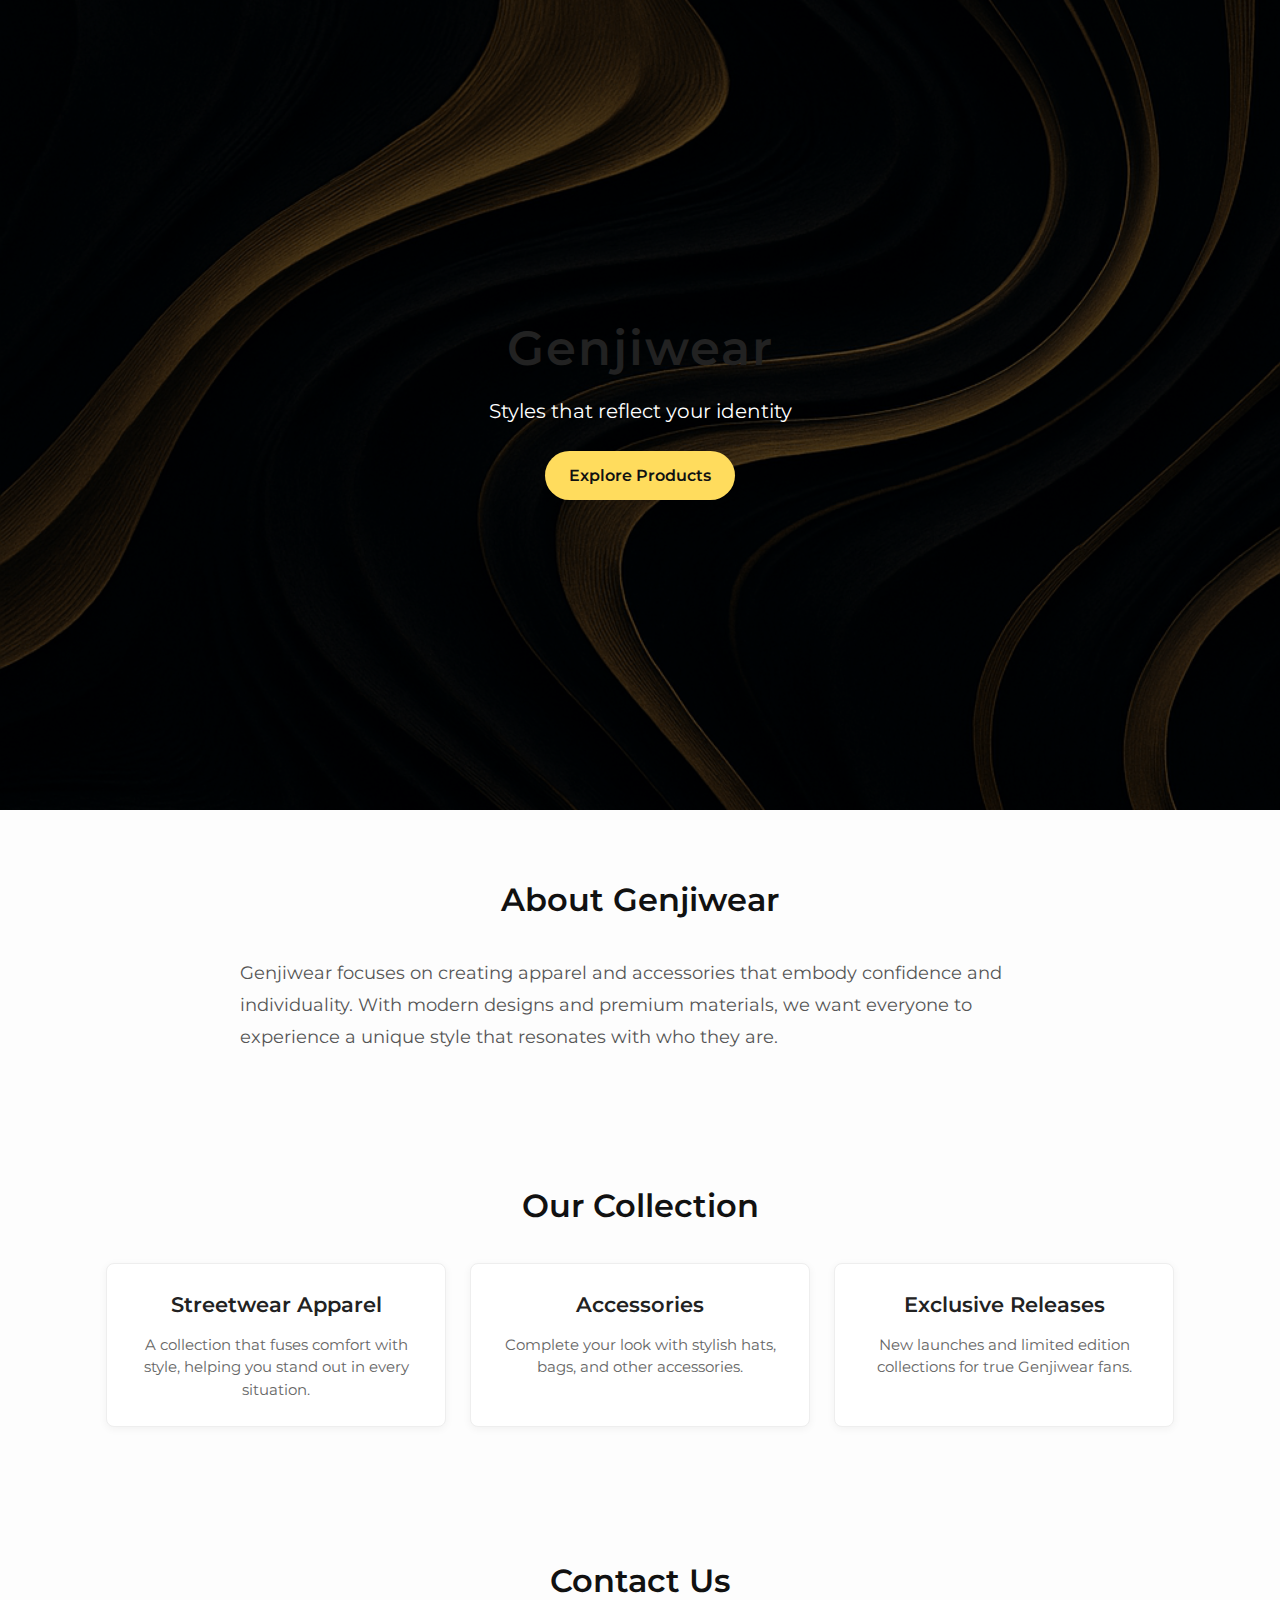
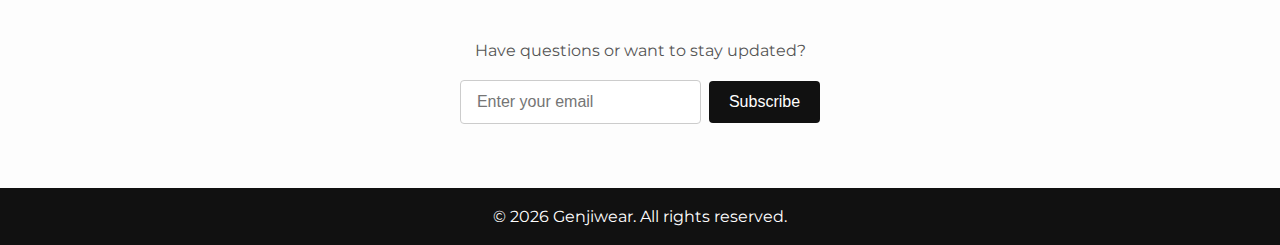
<file: genjiwear_site_v1-2/index.html>
<!DOCTYPE html>
<html lang="en">
  <head>
    <meta charset="UTF-8" />
    <meta name="viewport" content="width=device-width, initial-scale=1.0" />
    <meta http-equiv="X-UA-Compatible" content="IE=edge" />
    <title>Genjiwear • Landing Page</title>
    <!-- Google Font -->
    <link rel="preconnect" href="https://fonts.googleapis.com" />
    <link rel="preconnect" href="https://fonts.gstatic.com" crossorigin />
    <link
      href="https://fonts.googleapis.com/css2?family=Montserrat:wght@400;600&display=swap"
      rel="stylesheet"
    />
    <link rel="stylesheet" href="styles.css" />
  </head>
  <body>
    <!-- Hero Section -->
    <header class="hero">
      <div class="overlay"></div>
      <div class="hero-content">
        <h1 class="brand-name">Genjiwear</h1>
        <p class="tagline">Styles that reflect your identity</p>
        <a href="#about" class="cta-btn">Explore Products</a>
      </div>
    </header>

    <!-- About Section -->
    <section id="about" class="section about">
      <div class="container">
        <h2>About Genjiwear</h2>
        <p>
          Genjiwear focuses on creating apparel and accessories that embody confidence and individuality. 
          With modern designs and premium materials, we want everyone to experience a unique style that resonates with who they are.
        </p>
      </div>
    </section>

    <!-- Categories Section -->
    <section id="categories" class="section categories">
      <div class="container">
        <h2>Our Collection</h2>
        <div class="category-grid">
          <div class="category-item">
            <h3>Streetwear Apparel</h3>
            <p>
              A collection that fuses comfort with style, helping you stand out in every situation.
            </p>
          </div>
          <div class="category-item">
            <h3>Accessories</h3>
            <p>
              Complete your look with stylish hats, bags, and other accessories.
            </p>
          </div>
          <div class="category-item">
            <h3>Exclusive Releases</h3>
            <p>
              New launches and limited edition collections for true Genjiwear fans.
            </p>
          </div>
        </div>
      </div>
    </section>

    <!-- Contact / Newsletter Section -->
    <section id="contact" class="section contact">
      <div class="container">
        <h2>Contact Us</h2>
        <p>Have questions or want to stay updated?</p>
        <form class="newsletter-form" onsubmit="return false">
          <input
            type="email"
            placeholder="Enter your email"
            required
            aria-label="Email"
          />
          <button type="submit">Subscribe</button>
        </form>
      </div>
    </section>

    <footer class="footer">
      <div class="container">
        <p>&copy; <span id="year"></span> Genjiwear. All rights reserved.</p>
      </div>
    </footer>

    <script>
      // Set current year in footer
      document.getElementById('year').textContent = new Date().getFullYear();
    </script>
  </body>
</html>
</file>
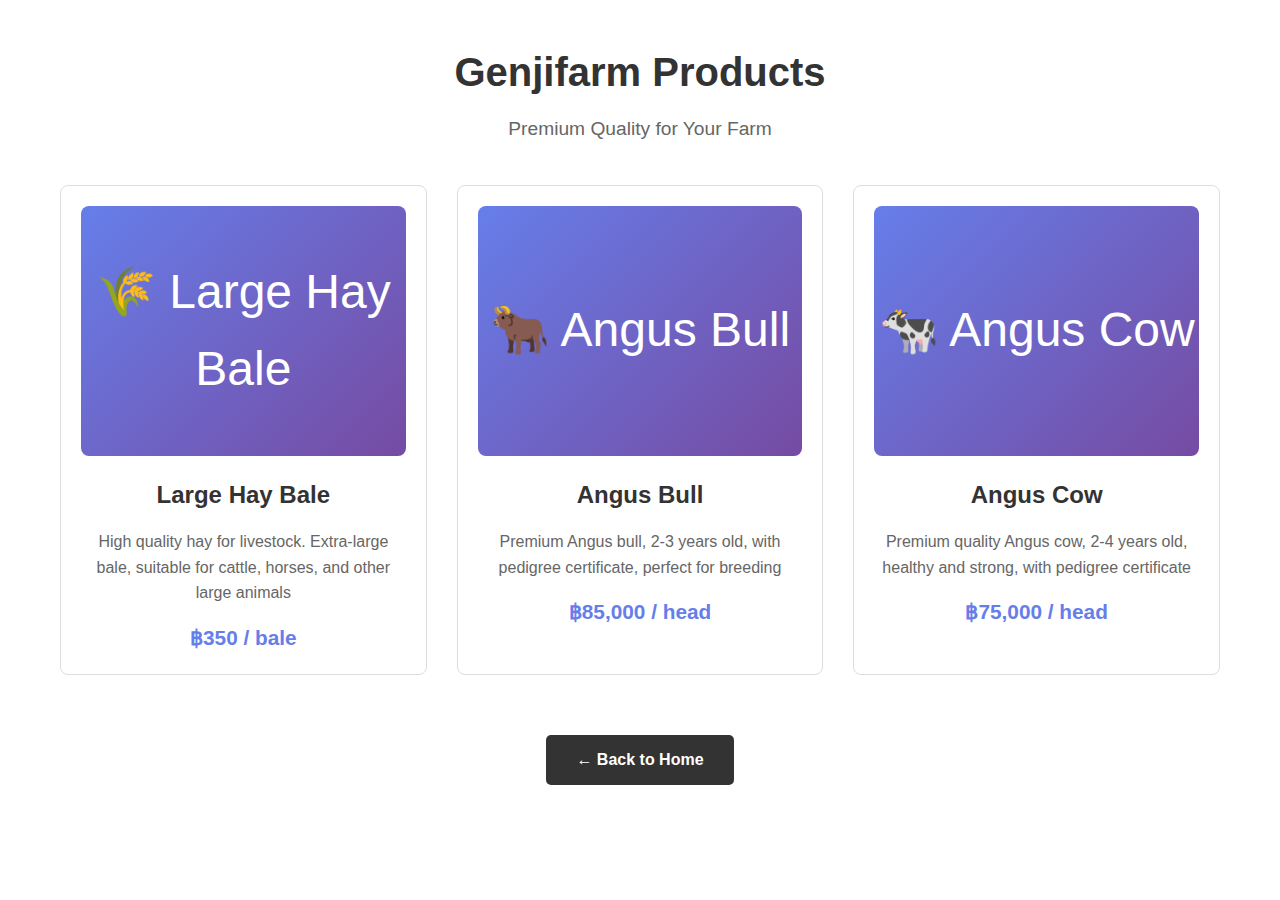
<file: farm-products.html>
<!DOCTYPE html>
<html lang="en">
<head>
    <meta charset="UTF-8">
    <meta http-equiv="X-UA-Compatible" content="IE=edge">
    <meta name="viewport" content="width=device-width, initial-scale=1.0">
    <title>Genjifarm Products - GENJIWEAR</title>
    <link rel="stylesheet" href="style.css">
    <style>
        .farm-container {
            max-width: 1200px;
            margin: 0 auto;
            padding: 40px 20px;
        }
        
        .farm-header {
            text-align: center;
            margin-bottom: 40px;
        }
        
        .farm-header h1 {
            font-size: 2.5em;
            margin-bottom: 10px;
            color: #333;
        }
        
        .farm-header p {
            font-size: 1.2em;
            color: #666;
        }
        
        .products-container {
            display: grid;
            grid-template-columns: repeat(auto-fit, minmax(300px, 1fr));
            gap: 30px;
            margin-bottom: 40px;
        }
        
        .farm-product-card {
            background: #fff;
            border: 1px solid #ddd;
            border-radius: 8px;
            padding: 20px;
            text-align: center;
            transition: transform 0.3s ease, box-shadow 0.3s ease;
        }
        
        .farm-product-card:hover {
            transform: translateY(-5px);
            box-shadow: 0 5px 20px rgba(0,0,0,0.1);
        }
        
        .product-image-placeholder {
            width: 100%;
            height: 250px;
            background: linear-gradient(135deg, #667eea 0%, #764ba2 100%);
            border-radius: 8px;
            display: flex;
            align-items: center;
            justify-content: center;
            margin-bottom: 20px;
            font-size: 3em;
            color: white;
        }
        
        .farm-product-card h3 {
            font-size: 1.5em;
            margin-bottom: 15px;
            color: #333;
        }
        
        .description {
            color: #666;
            line-height: 1.6;
            margin-bottom: 15px;
        }
        
        .price {
            font-size: 1.3em;
            color: #667eea;
            font-weight: bold;
        }
        
        .back-button {
            display: inline-block;
            background: #333;
            color: white;
            padding: 12px 30px;
            text-decoration: none;
            border-radius: 5px;
            font-weight: bold;
            transition: background 0.3s ease;
            margin: 20px auto;
        }
        
        .back-button:hover {
            background: #555;
        }
        
        .button-container {
            text-align: center;
            margin-top: 40px;
        }
    </style>
</head>
<body>
    <div class="farm-container">
        <div class="farm-header">
            <h1>Genjifarm Products</h1>
            <p>Premium Quality for Your Farm</p>
        </div>
        
        <div class="products-container">
            <!-- Product 1: Large Hay Bale -->
            <div class="farm-product-card">
                <div class="product-image-placeholder">
                    🌾 Large Hay Bale
                </div>
                <h3>Large Hay Bale</h3>
                <p class="description">High quality hay for livestock. Extra-large bale, suitable for cattle, horses, and other large animals</p>
                <div class="price">฿350 / bale</div>
            </div>
            
            <!-- Product 2: Angus Bull -->
            <div class="farm-product-card">
                <div class="product-image-placeholder">
                    🐂 Angus Bull
                </div>
                <h3>Angus Bull</h3>
                <p class="description">Premium Angus bull, 2-3 years old, with pedigree certificate, perfect for breeding</p>
                <div class="price">฿85,000 / head</div>
            </div>
            
            <!-- Product 3: Angus Cow -->
            <div class="farm-product-card">
                <div class="product-image-placeholder">
                    🐄 Angus Cow
                </div>
                <h3>Angus Cow</h3>
                <p class="description">Premium quality Angus cow, 2-4 years old, healthy and strong, with pedigree certificate</p>
                <div class="price">฿75,000 / head</div>
            </div>
        </div>
        
        <div class="button-container">
            <a href="index.html" class="back-button">← Back to Home</a>
        </div>
    </div>
</body>
</html>
</file>
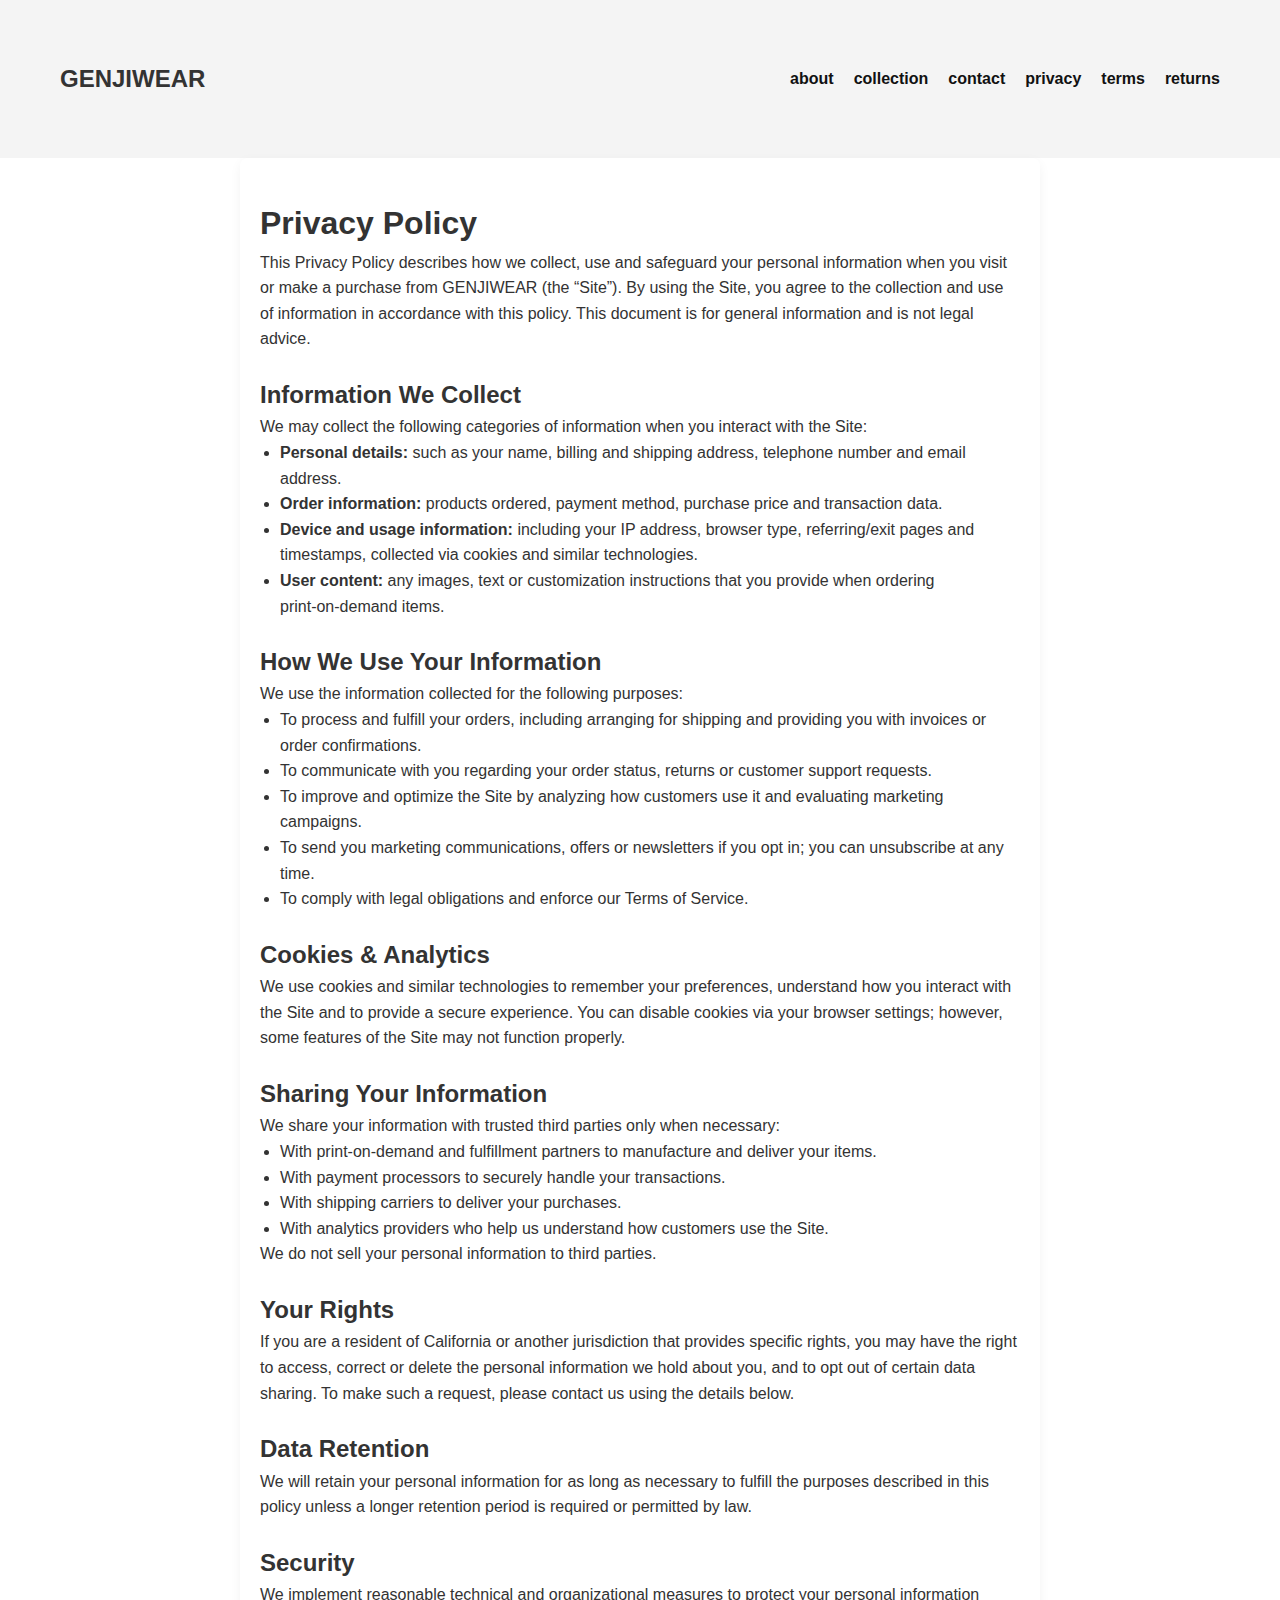
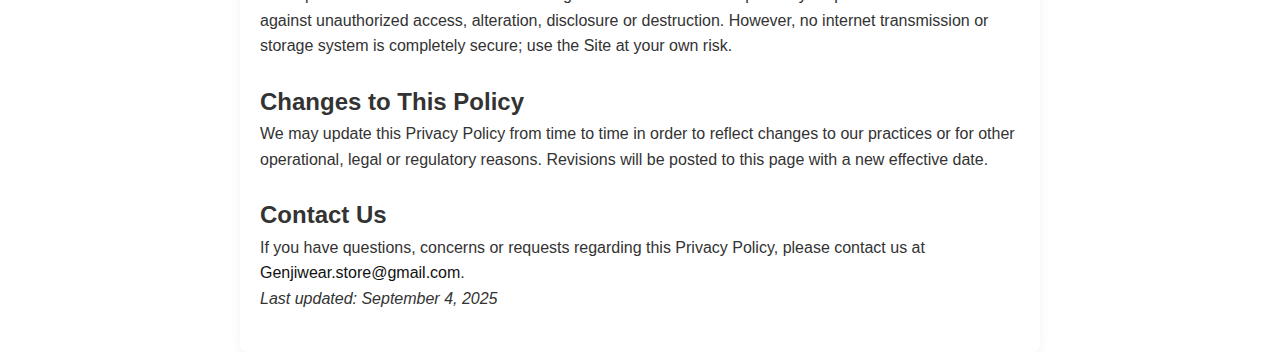
<file: privacy.html>
<!DOCTYPE html>
<html lang="en">
<head>
  <meta charset="UTF-8">
  <meta name="viewport" content="width=device-width,initial-scale=1.0">
  <title>Privacy Policy · GENJIWEAR</title>
  <link rel="stylesheet" href="style.css">
  <style>
    /* Additional page-specific styles if necessary */
    .policy-container {
      max-width: 800px;
      margin: 0 auto;
      padding: 40px 20px;
      background: #fff;
      border-radius: 8px;
      box-shadow: 0 4px 12px rgba(0,0,0,0.05);
    }
    .policy-container h2 {
      margin-top: 24px;
    }
    .policy-container ul {
      list-style: disc;
      margin-left: 20px;
    }
  </style>
</head>
<body>
  <header class="hero">
    <nav class="navbar">
      <div class="logo">GENJIWEAR</div>
      <ul class="nav-links">
        <li><a href="index.html#about">about</a></li>
        <li><a href="index.html#collection">collection</a></li>
        <li><a href="index.html#contact">contact</a></li>
        <li><a href="privacy.html">privacy</a></li>
        <li><a href="terms.html">terms</a></li>
        <li><a href="returns.html">returns</a></li>
      </ul>
    </nav>
  </header>

  <main class="policy-container">
    <h1>Privacy Policy</h1>
    <p>This Privacy Policy describes how we collect, use and safeguard your personal information when you visit or make a purchase from GENJIWEAR (the “Site”). By using the Site, you agree to the collection and use of information in accordance with this policy. This document is for general information and is not legal advice.</p>

    <h2>Information We Collect</h2>
    <p>We may collect the following categories of information when you interact with the Site:</p>
    <ul>
      <li><strong>Personal details:</strong> such as your name, billing and shipping address, telephone number and email address.</li>
      <li><strong>Order information:</strong> products ordered, payment method, purchase price and transaction data.</li>
      <li><strong>Device and usage information:</strong> including your IP address, browser type, referring/exit pages and timestamps, collected via cookies and similar technologies.</li>
      <li><strong>User content:</strong> any images, text or customization instructions that you provide when ordering print‑on‑demand items.</li>
    </ul>

    <h2>How We Use Your Information</h2>
    <p>We use the information collected for the following purposes:</p>
    <ul>
      <li>To process and fulfill your orders, including arranging for shipping and providing you with invoices or order confirmations.</li>
      <li>To communicate with you regarding your order status, returns or customer support requests.</li>
      <li>To improve and optimize the Site by analyzing how customers use it and evaluating marketing campaigns.</li>
      <li>To send you marketing communications, offers or newsletters if you opt in; you can unsubscribe at any time.</li>
      <li>To comply with legal obligations and enforce our Terms of Service.</li>
    </ul>

    <h2>Cookies & Analytics</h2>
    <p>We use cookies and similar technologies to remember your preferences, understand how you interact with the Site and to provide a secure experience. You can disable cookies via your browser settings; however, some features of the Site may not function properly.</p>

    <h2>Sharing Your Information</h2>
    <p>We share your information with trusted third parties only when necessary:</p>
    <ul>
      <li>With print‑on‑demand and fulfillment partners to manufacture and deliver your items.</li>
      <li>With payment processors to securely handle your transactions.</li>
      <li>With shipping carriers to deliver your purchases.</li>
      <li>With analytics providers who help us understand how customers use the Site.</li>
    </ul>
    <p>We do not sell your personal information to third parties.</p>

    <h2>Your Rights</h2>
    <p>If you are a resident of California or another jurisdiction that provides specific rights, you may have the right to access, correct or delete the personal information we hold about you, and to opt out of certain data sharing. To make such a request, please contact us using the details below.</p>

    <h2>Data Retention</h2>
    <p>We will retain your personal information for as long as necessary to fulfill the purposes described in this policy unless a longer retention period is required or permitted by law.</p>

    <h2>Security</h2>
    <p>We implement reasonable technical and organizational measures to protect your personal information against unauthorized access, alteration, disclosure or destruction. However, no internet transmission or storage system is completely secure; use the Site at your own risk.</p>

    <h2>Changes to This Policy</h2>
    <p>We may update this Privacy Policy from time to time in order to reflect changes to our practices or for other operational, legal or regulatory reasons. Revisions will be posted to this page with a new effective date.</p>

    <h2>Contact Us</h2>
    <p>If you have questions, concerns or requests regarding this Privacy Policy, please contact us at <a href="mailto:Genjiwear.store@gmail.com">Genjiwear.store@gmail.com</a>.</p>

    <p><em>Last updated: September 4, 2025</em></p>
  </main>
</body>
</html>
</file>
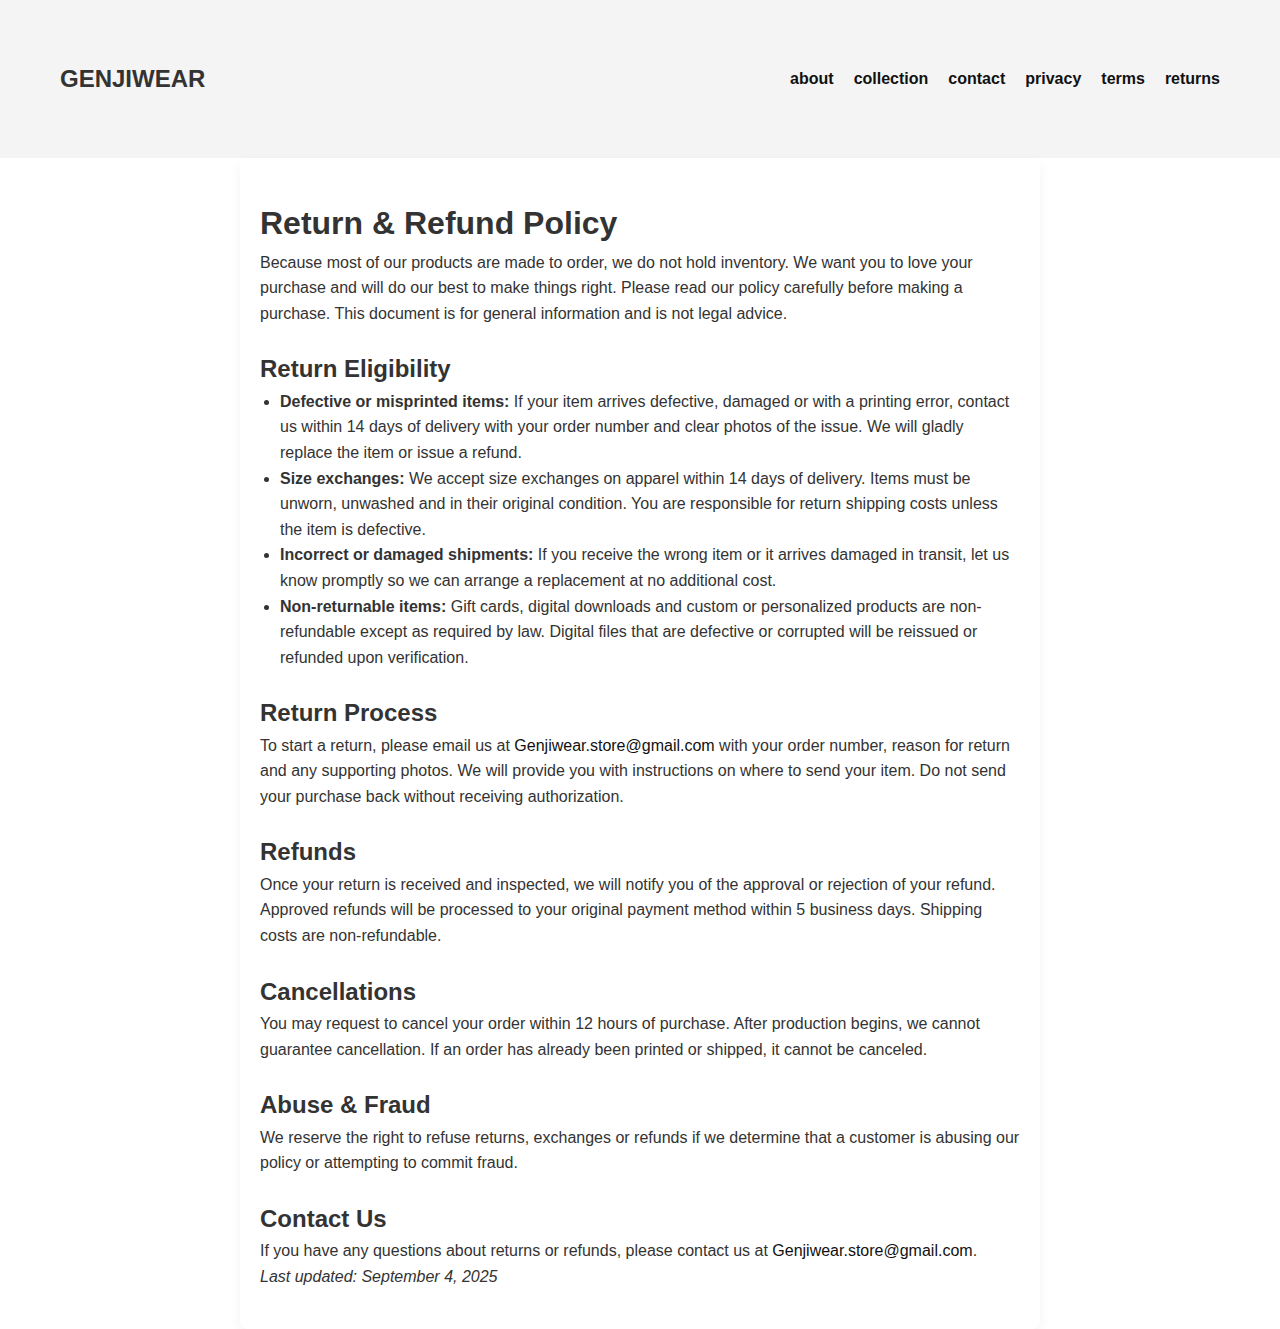
<file: returns.html>
<!DOCTYPE html>
<html lang="en">
<head>
  <meta charset="UTF-8">
  <meta name="viewport" content="width=device-width,initial-scale=1.0">
  <title>Return & Refund Policy · GENJIWEAR</title>
  <link rel="stylesheet" href="style.css">
  <style>
    .policy-container {
      max-width: 800px;
      margin: 0 auto;
      padding: 40px 20px;
      background: #fff;
      border-radius: 8px;
      box-shadow: 0 4px 12px rgba(0,0,0,0.05);
    }
    .policy-container h2 {
      margin-top: 24px;
    }
    .policy-container ul {
      list-style: disc;
      margin-left: 20px;
    }
  </style>
</head>
<body>
  <header class="hero">
    <nav class="navbar">
      <div class="logo">GENJIWEAR</div>
      <ul class="nav-links">
        <li><a href="index.html#about">about</a></li>
        <li><a href="index.html#collection">collection</a></li>
        <li><a href="index.html#contact">contact</a></li>
        <li><a href="privacy.html">privacy</a></li>
        <li><a href="terms.html">terms</a></li>
        <li><a href="returns.html">returns</a></li>
      </ul>
    </nav>
  </header>

  <main class="policy-container">
    <h1>Return & Refund Policy</h1>
    <p>Because most of our products are made to order, we do not hold inventory. We want you to love your purchase and will do our best to make things right. Please read our policy carefully before making a purchase. This document is for general information and is not legal advice.</p>

    <h2>Return Eligibility</h2>
    <ul>
      <li><strong>Defective or misprinted items:</strong> If your item arrives defective, damaged or with a printing error, contact us within 14 days of delivery with your order number and clear photos of the issue. We will gladly replace the item or issue a refund.</li>
      <li><strong>Size exchanges:</strong> We accept size exchanges on apparel within 14 days of delivery. Items must be unworn, unwashed and in their original condition. You are responsible for return shipping costs unless the item is defective.</li>
      <li><strong>Incorrect or damaged shipments:</strong> If you receive the wrong item or it arrives damaged in transit, let us know promptly so we can arrange a replacement at no additional cost.</li>
      <li><strong>Non-returnable items:</strong> Gift cards, digital downloads and custom or personalized products are non-refundable except as required by law. Digital files that are defective or corrupted will be reissued or refunded upon verification.</li>
    </ul>

    <h2>Return Process</h2>
    <p>To start a return, please email us at <a href="mailto:Genjiwear.store@gmail.com">Genjiwear.store@gmail.com</a> with your order number, reason for return and any supporting photos. We will provide you with instructions on where to send your item. Do not send your purchase back without receiving authorization.</p>

    <h2>Refunds</h2>
    <p>Once your return is received and inspected, we will notify you of the approval or rejection of your refund. Approved refunds will be processed to your original payment method within 5 business days. Shipping costs are non-refundable.</p>

    <h2>Cancellations</h2>
    <p>You may request to cancel your order within 12 hours of purchase. After production begins, we cannot guarantee cancellation. If an order has already been printed or shipped, it cannot be canceled.</p>

    <h2>Abuse & Fraud</h2>
    <p>We reserve the right to refuse returns, exchanges or refunds if we determine that a customer is abusing our policy or attempting to commit fraud.</p>

    <h2>Contact Us</h2>
    <p>If you have any questions about returns or refunds, please contact us at <a href="mailto:Genjiwear.store@gmail.com">Genjiwear.store@gmail.com</a>.</p>

    <p><em>Last updated: September 4, 2025</em></p>
  </main>
</body>
</html>
</file>
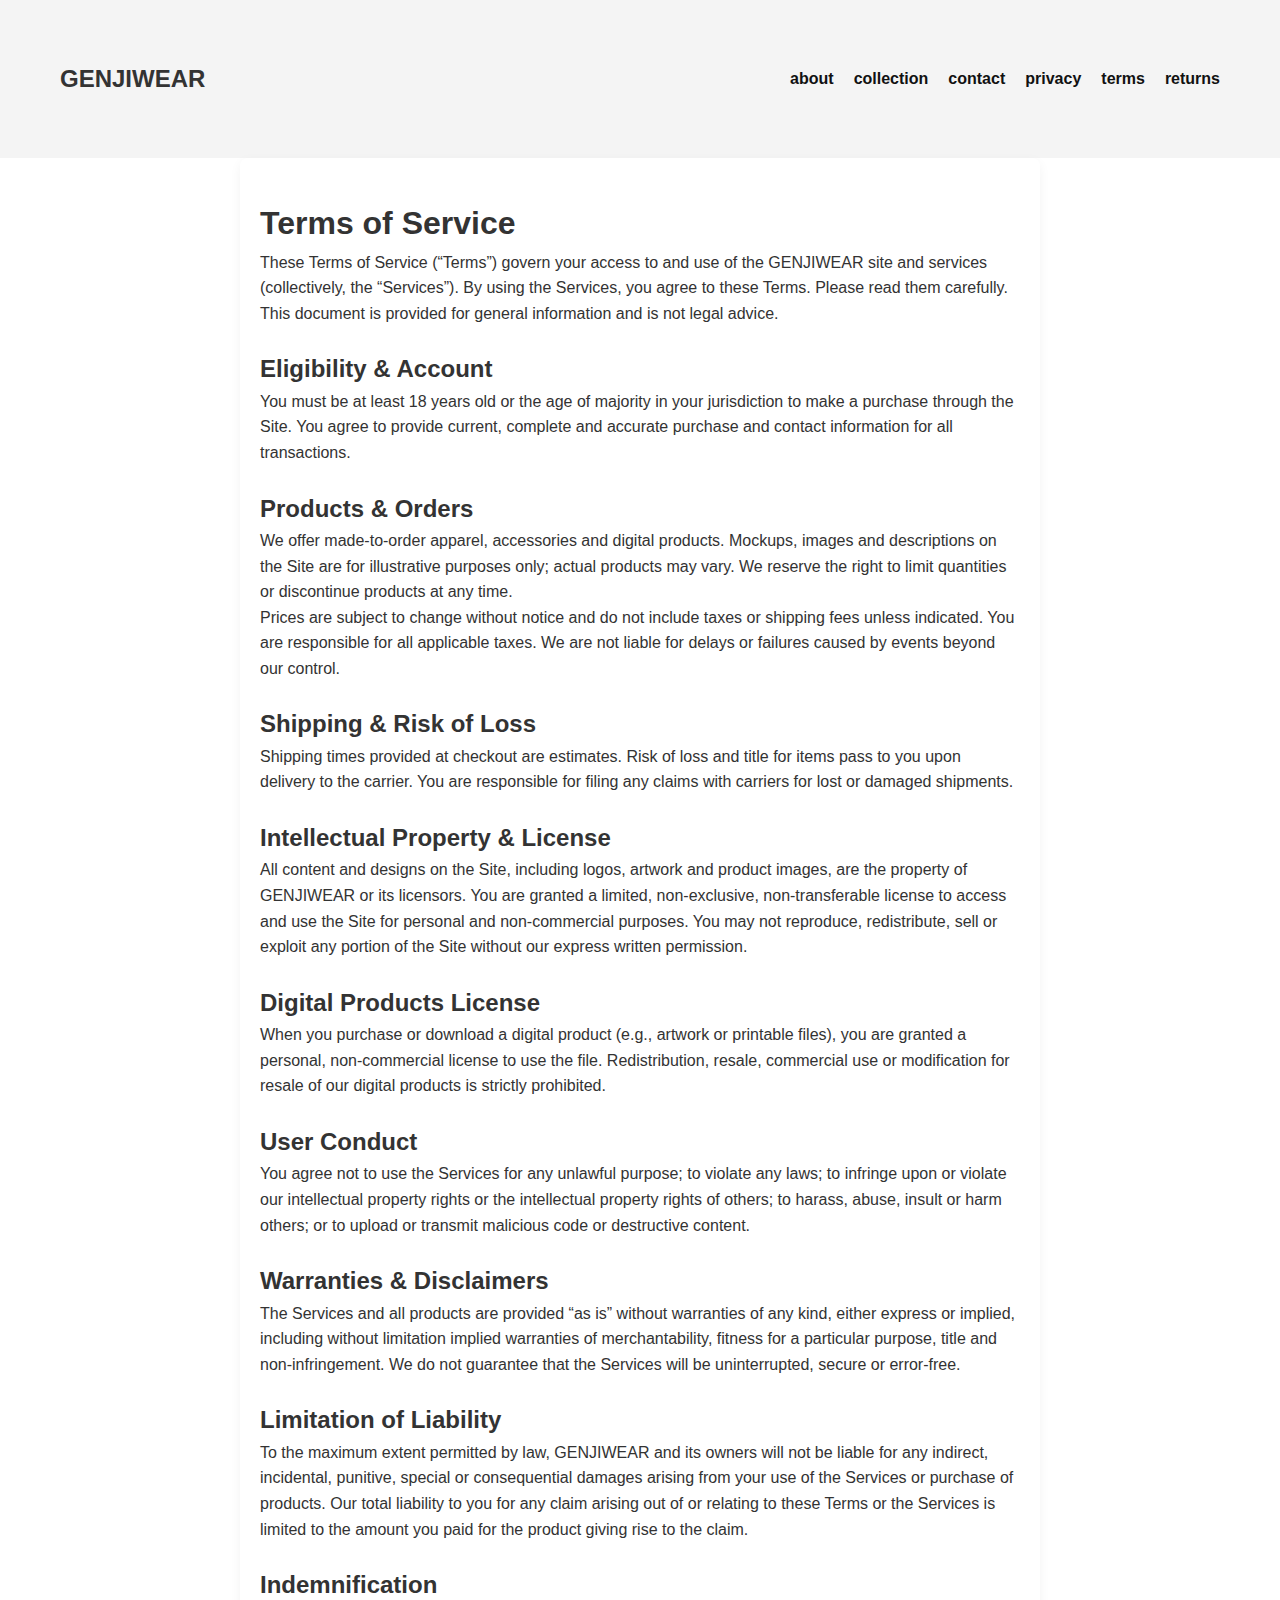
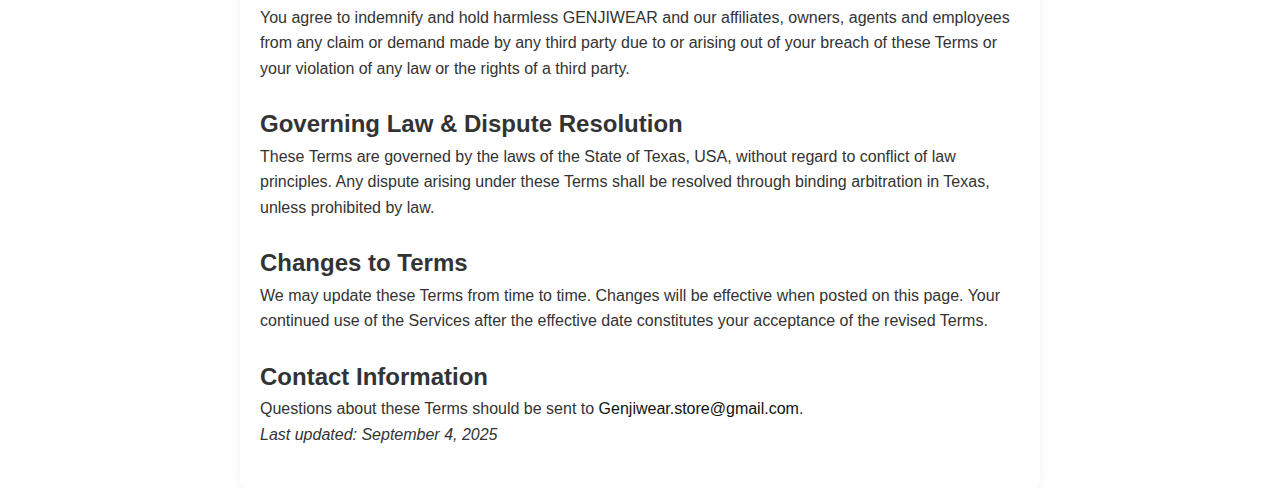
<file: terms.html>
<!DOCTYPE html>
<html lang="en">
<head>
  <meta charset="UTF-8">
  <meta name="viewport" content="width=device-width,initial-scale=1.0">
  <title>Terms of Service · GENJIWEAR</title>
  <link rel="stylesheet" href="style.css">
  <style>
    .policy-container {
      max-width: 800px;
      margin: 0 auto;
      padding: 40px 20px;
      background: #fff;
      border-radius: 8px;
      box-shadow: 0 4px 12px rgba(0,0,0,0.05);
    }
    .policy-container h2 {
      margin-top: 24px;
    }
    .policy-container ul {
      list-style: disc;
      margin-left: 20px;
    }
  </style>
</head>
<body>
  <header class="hero">
    <nav class="navbar">
      <div class="logo">GENJIWEAR</div>
      <ul class="nav-links">
        <li><a href="index.html#about">about</a></li>
        <li><a href="index.html#collection">collection</a></li>
        <li><a href="index.html#contact">contact</a></li>
        <li><a href="privacy.html">privacy</a></li>
        <li><a href="terms.html">terms</a></li>
        <li><a href="returns.html">returns</a></li>
      </ul>
    </nav>
  </header>

  <main class="policy-container">
    <h1>Terms of Service</h1>
    <p>These Terms of Service (“Terms”) govern your access to and use of the GENJIWEAR site and services (collectively, the “Services”). By using the Services, you agree to these Terms. Please read them carefully. This document is provided for general information and is not legal advice.</p>

    <h2>Eligibility & Account</h2>
    <p>You must be at least 18 years old or the age of majority in your jurisdiction to make a purchase through the Site. You agree to provide current, complete and accurate purchase and contact information for all transactions.</p>

    <h2>Products & Orders</h2>
    <p>We offer made-to-order apparel, accessories and digital products. Mockups, images and descriptions on the Site are for illustrative purposes only; actual products may vary. We reserve the right to limit quantities or discontinue products at any time.</p>
    <p>Prices are subject to change without notice and do not include taxes or shipping fees unless indicated. You are responsible for all applicable taxes. We are not liable for delays or failures caused by events beyond our control.</p>

    <h2>Shipping & Risk of Loss</h2>
    <p>Shipping times provided at checkout are estimates. Risk of loss and title for items pass to you upon delivery to the carrier. You are responsible for filing any claims with carriers for lost or damaged shipments.</p>

    <h2>Intellectual Property & License</h2>
    <p>All content and designs on the Site, including logos, artwork and product images, are the property of GENJIWEAR or its licensors. You are granted a limited, non-exclusive, non-transferable license to access and use the Site for personal and non-commercial purposes. You may not reproduce, redistribute, sell or exploit any portion of the Site without our express written permission.</p>

    <h2>Digital Products License</h2>
    <p>When you purchase or download a digital product (e.g., artwork or printable files), you are granted a personal, non-commercial license to use the file. Redistribution, resale, commercial use or modification for resale of our digital products is strictly prohibited.</p>

    <h2>User Conduct</h2>
    <p>You agree not to use the Services for any unlawful purpose; to violate any laws; to infringe upon or violate our intellectual property rights or the intellectual property rights of others; to harass, abuse, insult or harm others; or to upload or transmit malicious code or destructive content.</p>

    <h2>Warranties & Disclaimers</h2>
    <p>The Services and all products are provided “as is” without warranties of any kind, either express or implied, including without limitation implied warranties of merchantability, fitness for a particular purpose, title and non-infringement. We do not guarantee that the Services will be uninterrupted, secure or error-free.</p>

    <h2>Limitation of Liability</h2>
    <p>To the maximum extent permitted by law, GENJIWEAR and its owners will not be liable for any indirect, incidental, punitive, special or consequential damages arising from your use of the Services or purchase of products. Our total liability to you for any claim arising out of or relating to these Terms or the Services is limited to the amount you paid for the product giving rise to the claim.</p>

    <h2>Indemnification</h2>
    <p>You agree to indemnify and hold harmless GENJIWEAR and our affiliates, owners, agents and employees from any claim or demand made by any third party due to or arising out of your breach of these Terms or your violation of any law or the rights of a third party.</p>

    <h2>Governing Law & Dispute Resolution</h2>
    <p>These Terms are governed by the laws of the State of Texas, USA, without regard to conflict of law principles. Any dispute arising under these Terms shall be resolved through binding arbitration in Texas, unless prohibited by law.</p>

    <h2>Changes to Terms</h2>
    <p>We may update these Terms from time to time. Changes will be effective when posted on this page. Your continued use of the Services after the effective date constitutes your acceptance of the revised Terms.</p>

    <h2>Contact Information</h2>
    <p>Questions about these Terms should be sent to <a href="mailto:Genjiwear.store@gmail.com">Genjiwear.store@gmail.com</a>.</p>

    <p><em>Last updated: September 4, 2025</em></p>
  </main>
</body>
</html>
</file>
<file: genjiwear_site_v1-2/styles.css>
/* Global styles */
* {
  box-sizing: border-box;
  margin: 0;
  padding: 0;
}

body {
  font-family: 'Montserrat', sans-serif;
  line-height: 1.6;
  color: #333;
  background: #fdfdfd;
}

h1, h2, h3 {
  font-weight: 600;
  color: #222;
}

.container {
  max-width: 1100px;
  margin: 0 auto;
  padding: 0 1rem;
}

/* Hero Section */
.hero {
  position: relative;
  background: url('assets/hero-bg.png') no-repeat center center/cover;
  height: 90vh;
  display: flex;
  align-items: center;
  justify-content: center;
  color: #fff;
  text-align: center;
}

.hero .overlay {
  position: absolute;
  top: 0;
  left: 0;
  width: 100%;
  height: 100%;
  /* A slightly darker overlay makes the white text stand out better */
  background: rgba(0, 0, 0, 0.6);
  z-index: 1;
}

.hero-content {
  position: relative;
  z-index: 2;
}

.brand-name {
  font-size: 3rem;
  margin-bottom: 0.5rem;
  letter-spacing: 2px;
}

.tagline {
  font-size: 1.25rem;
  margin-bottom: 1.5rem;
}

.cta-btn {
  display: inline-block;
  background-color: #ffdc5d;
  color: #111;
  padding: 0.75rem 1.5rem;
  border-radius: 50px;
  text-decoration: none;
  font-weight: 600;
  transition: background 0.3s ease;
}

.cta-btn:hover {
  background-color: #f7c843;
}

/* Section Styles */
.section {
  padding: 4rem 0;
}

section h2 {
  text-align: center;
  margin-bottom: 2rem;
  font-size: 2rem;
  color: #111;
}

.about p {
  max-width: 800px;
  margin: 0 auto;
  font-size: 1.1rem;
  color: #555;
  line-height: 1.8;
}

/* Categories */
.category-grid {
  display: flex;
  flex-wrap: wrap;
  gap: 1.5rem;
  justify-content: center;
}

.category-item {
  flex: 1 1 250px;
  background: #fff;
  border: 1px solid #eee;
  border-radius: 8px;
  padding: 1.5rem;
  text-align: center;
  box-shadow: 0 2px 8px rgba(0, 0, 0, 0.05);
  transition: transform 0.3s ease, box-shadow 0.3s ease;
}

.category-item:hover {
  transform: translateY(-5px);
  box-shadow: 0 4px 12px rgba(0, 0, 0, 0.1);
}

.category-item h3 {
  margin-bottom: 0.75rem;
  font-size: 1.3rem;
}

.category-item p {
  font-size: 0.95rem;
  color: #666;
  line-height: 1.5;
}

/* Contact */
.contact p {
  text-align: center;
  margin-bottom: 1rem;
  color: #555;
}

.newsletter-form {
  display: flex;
  justify-content: center;
  align-items: center;
  gap: 0.5rem;
  flex-wrap: wrap;
}

.newsletter-form input[type="email"] {
  padding: 0.75rem 1rem;
  border-radius: 4px;
  border: 1px solid #ccc;
  font-size: 1rem;
  min-width: 220px;
}

.newsletter-form button {
  padding: 0.75rem 1.25rem;
  background-color: #111;
  color: #fff;
  border: none;
  border-radius: 4px;
  font-size: 1rem;
  cursor: pointer;
  transition: background 0.3s ease;
}

.newsletter-form button:hover {
  background-color: #333;
}

/* Footer */
.footer {
  background-color: #111;
  color: #fff;
  padding: 1rem 0;
  text-align: center;
}
</file>
<file: style.css>
/* Basic reset */
* { margin: 0; padding: 0; box-sizing: border-box; }
body { font-family: Arial, sans-serif; line-height: 1.6; color: #333; }
a { color: #111; text-decoration: none; }

/* Hero section */
.hero { background: #f4f4f4; padding: 60px 20px; text-align: center; }
.hero .navbar { display: flex; justify-content: space-between; align-items: center; max-width: 1200px; margin: 0 auto; padding: 0 20px; }
.hero .logo { font-size: 24px; font-weight: bold; }
.hero .nav-links { list-style: none; display: flex; gap: 20px; }
.hero .nav-links a { font-weight: bold; }
.hero .hero-content { margin-top: 40px; }
.hero .hero-content h1 { font-size: 36px; margin-bottom: 20px; }
.hero .hero-content p { font-size: 18px; margin-bottom: 30px; }
.hero .cta-button { display: inline-block; background: #111; color: #fff; padding: 12px 25px; border-radius: 4px; transition: background 0.3s; }
.hero .cta-button:hover { background: #444; }

/* Sections */
.section { padding: 60px 20px; max-width: 1000px; margin: 0 auto; }
.section h2 { font-size: 28px; margin-bottom: 20px; text-align: center; }
.section p { margin-bottom: 20px; text-align: center; }

/* Products grid */
.products-grid { display: grid; grid-template-columns: repeat(auto-fit, minmax(260px, 1fr)); gap: 20px; margin-top: 40px; }
.product-item { background: #fafafa; padding: 20px; border: 1px solid #e0e0e0; text-align: center; border-radius: 4px; }
.product-item img { width: 100%; height: auto; border-radius: 4px; margin-bottom: 15px; }
.product-item h3 { margin-bottom: 10px; font-size: 20px; }
.product-item p { margin-bottom: 15px; }
.shop-button { display: inline-block; background: #111; color: #fff; padding: 10px 20px; border-radius: 4px; transition: background 0.3s; }
.shop-button:hover { background: #444; }

/* About */
.about p { text-align: left; max-width: 800px; margin: 0 auto 20px; line-height: 1.5; }

/* Contact */
.subscribe-form { display: flex; justify-content: center; gap: 10px; margin-bottom: 20px; }
.subscribe-form input { padding: 10px; border: 1px solid #ccc; border-radius: 4px; width: 250px; }
.subscribe-form button { padding: 10px 20px; background: #111; color: #fff; border: none; border-radius: 4px; cursor: pointer; transition: background 0.3s; }
.subscribe-form button:hover { background: #444; }
.social-links { display: flex; justify-content: center; gap: 15px; }
.social-links a { font-weight: bold; }

/* Footer */
.footer { background: #f4f4f4; padding: 20px; text-align: center; font-size: 14px; }
</file>
